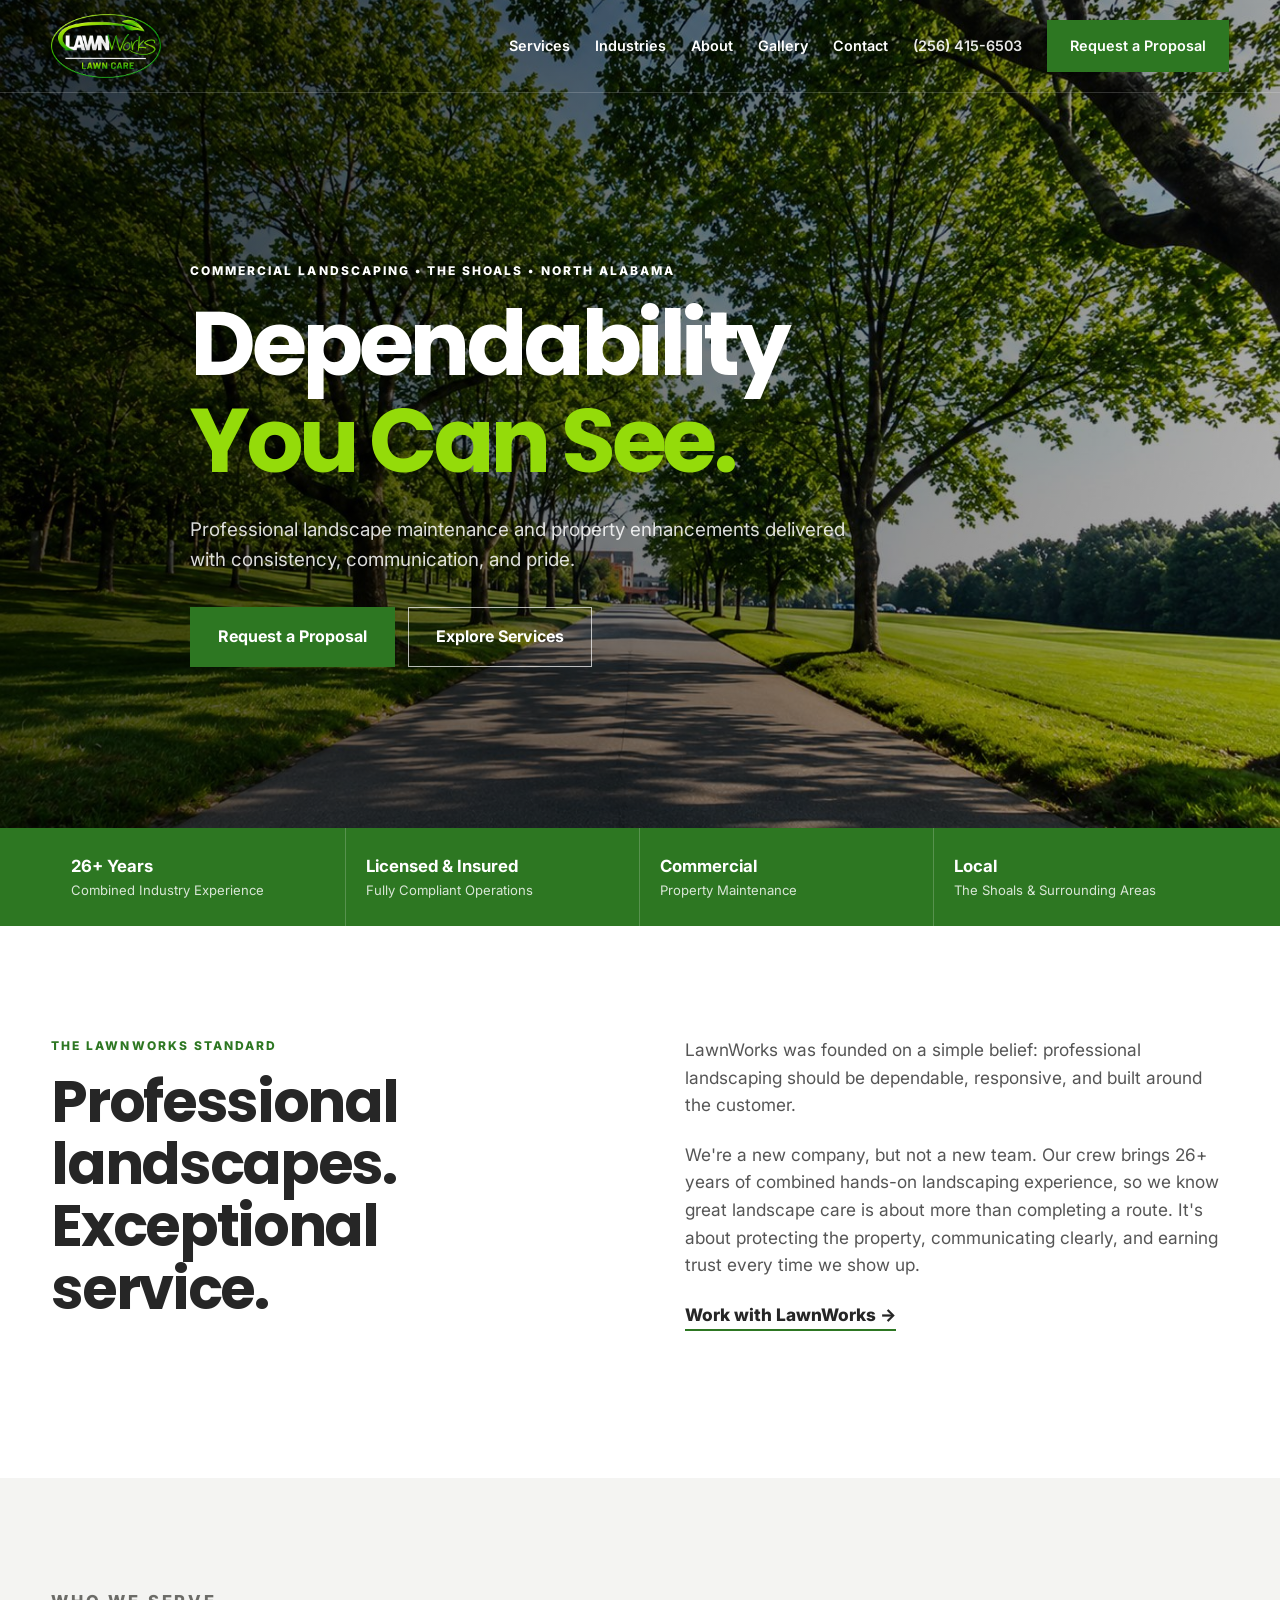
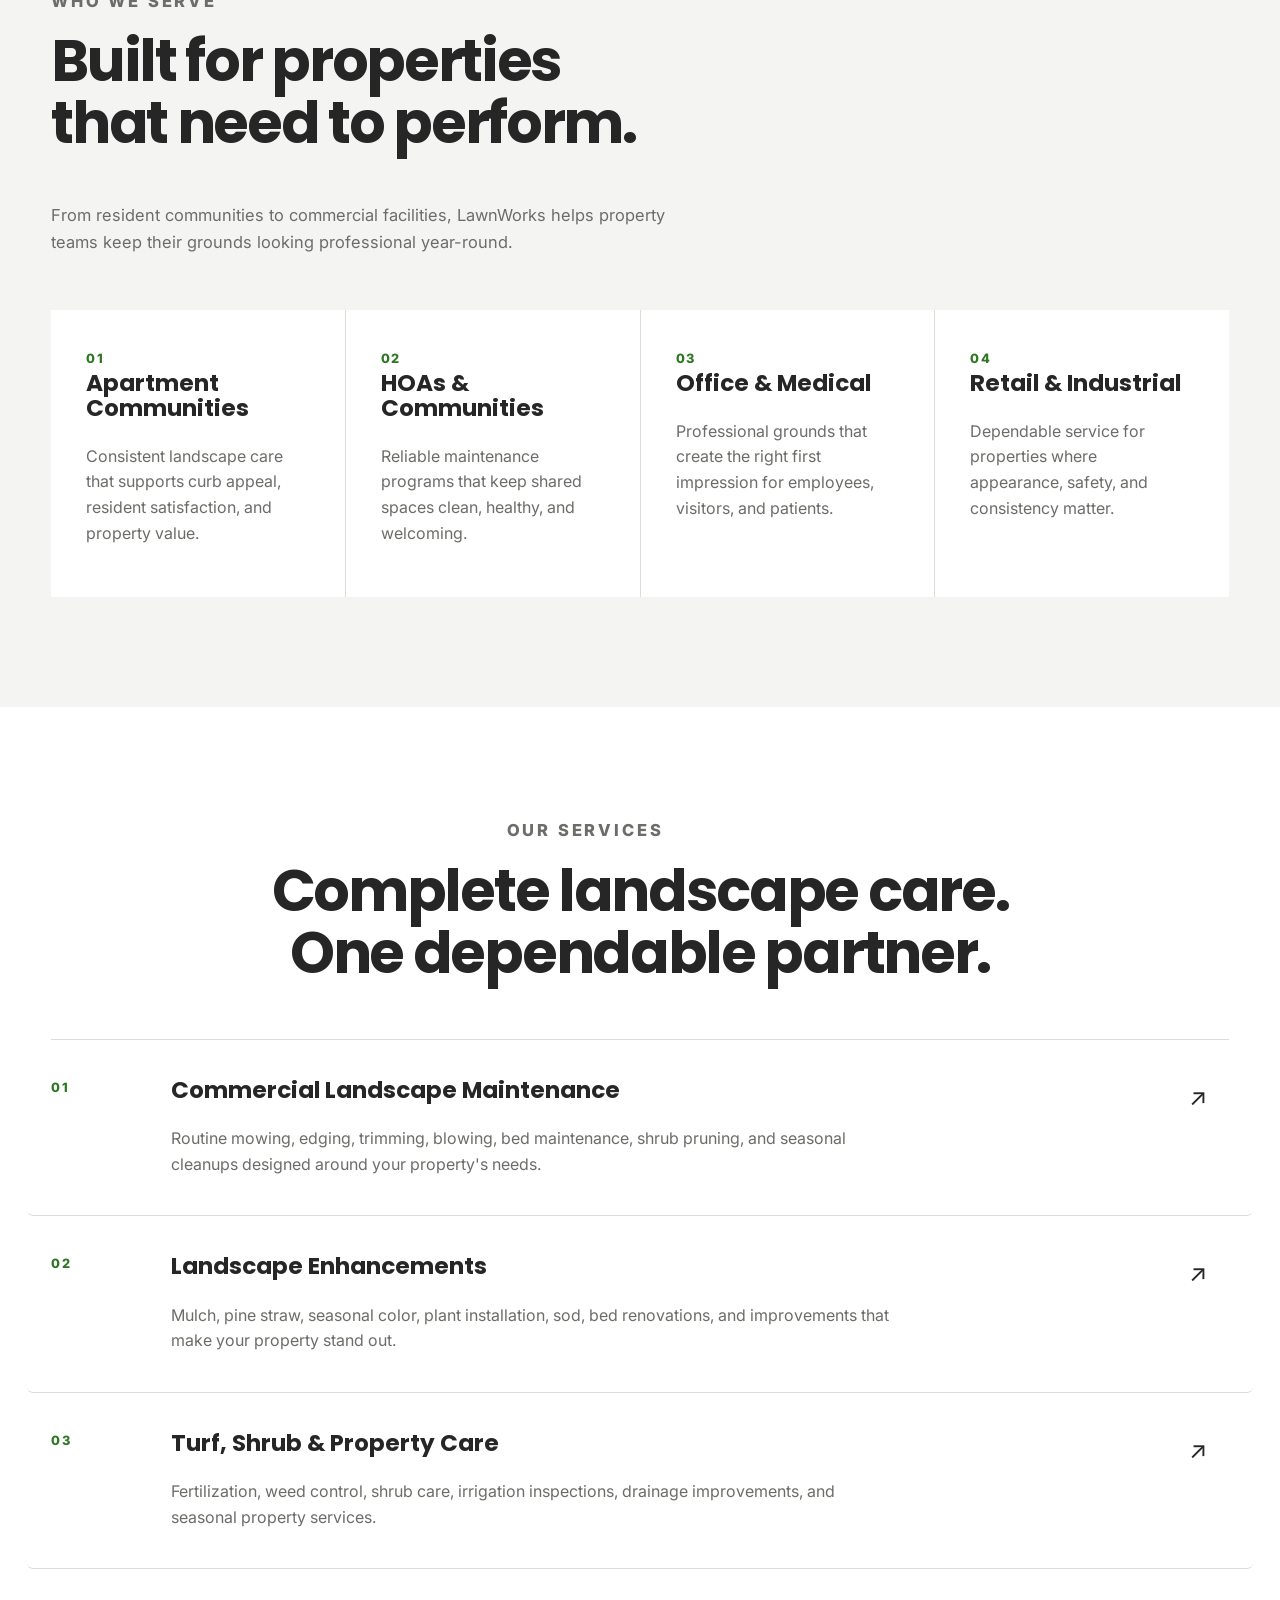
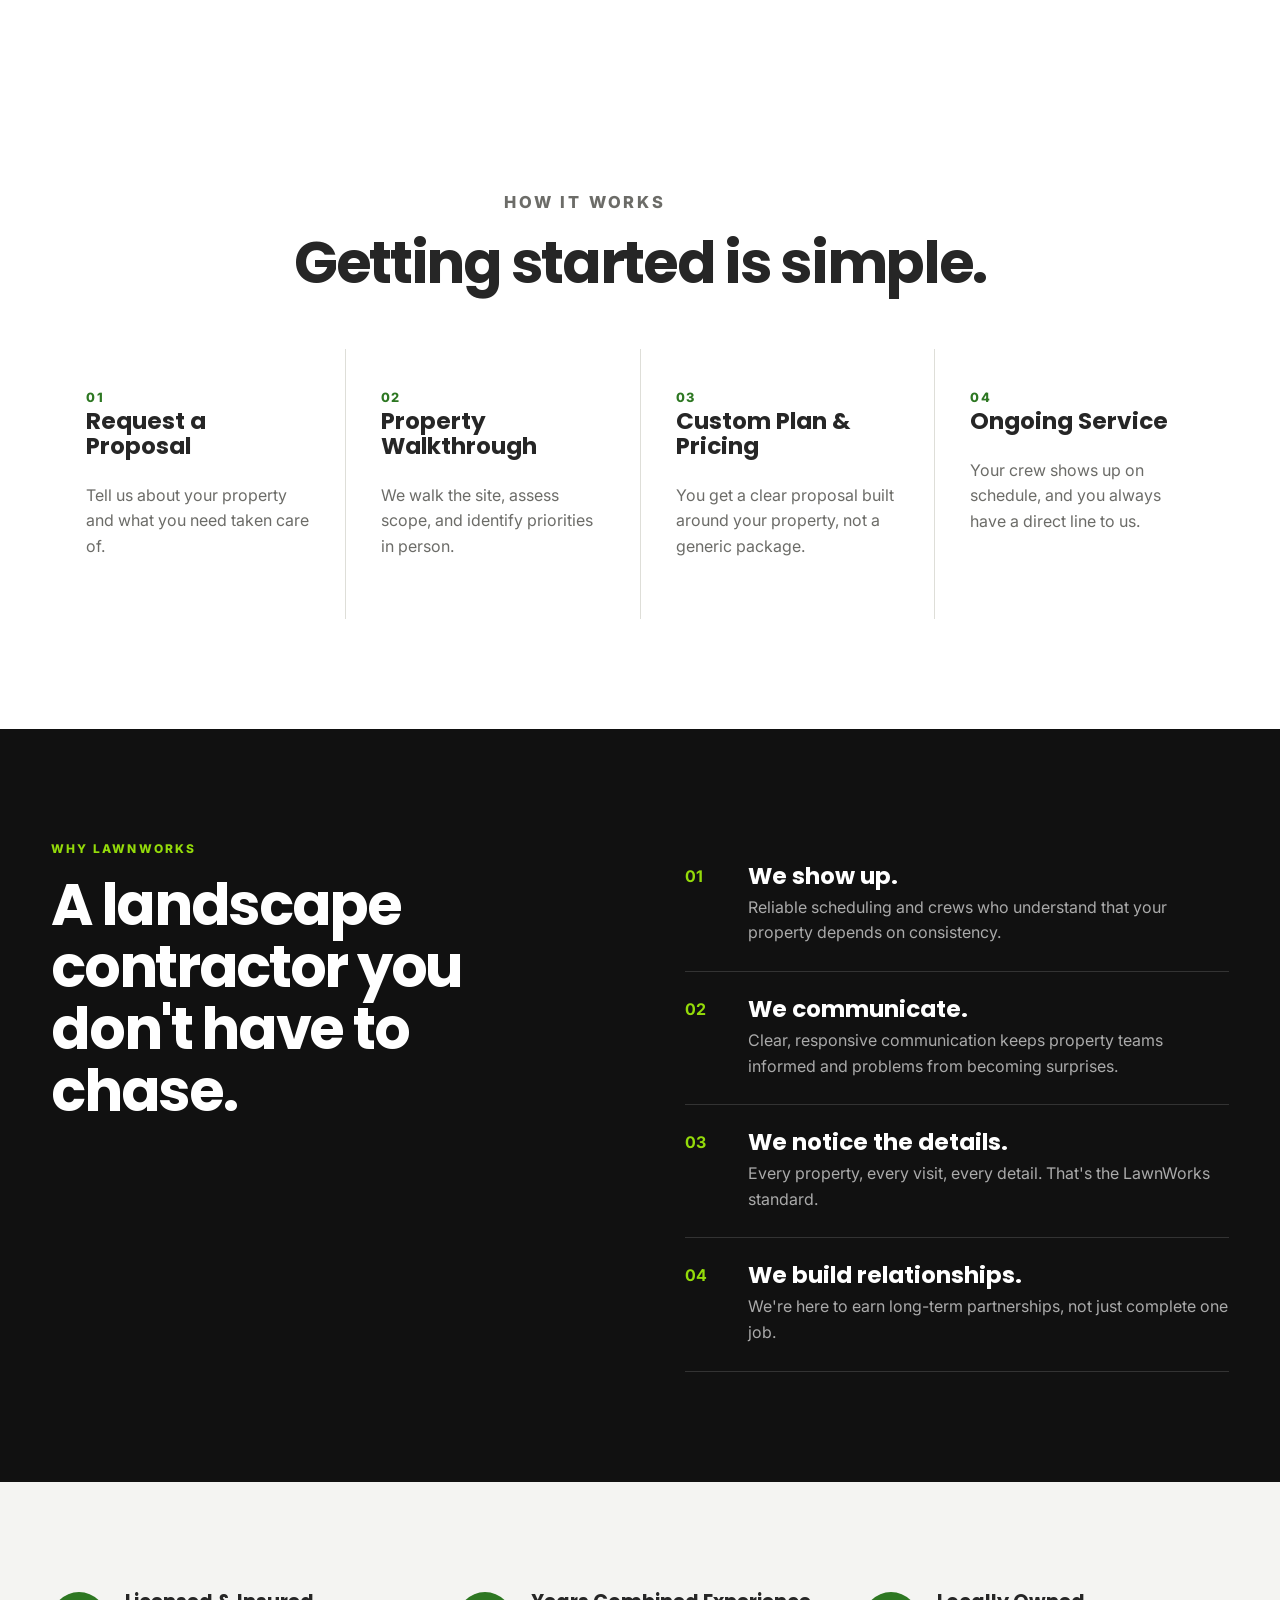
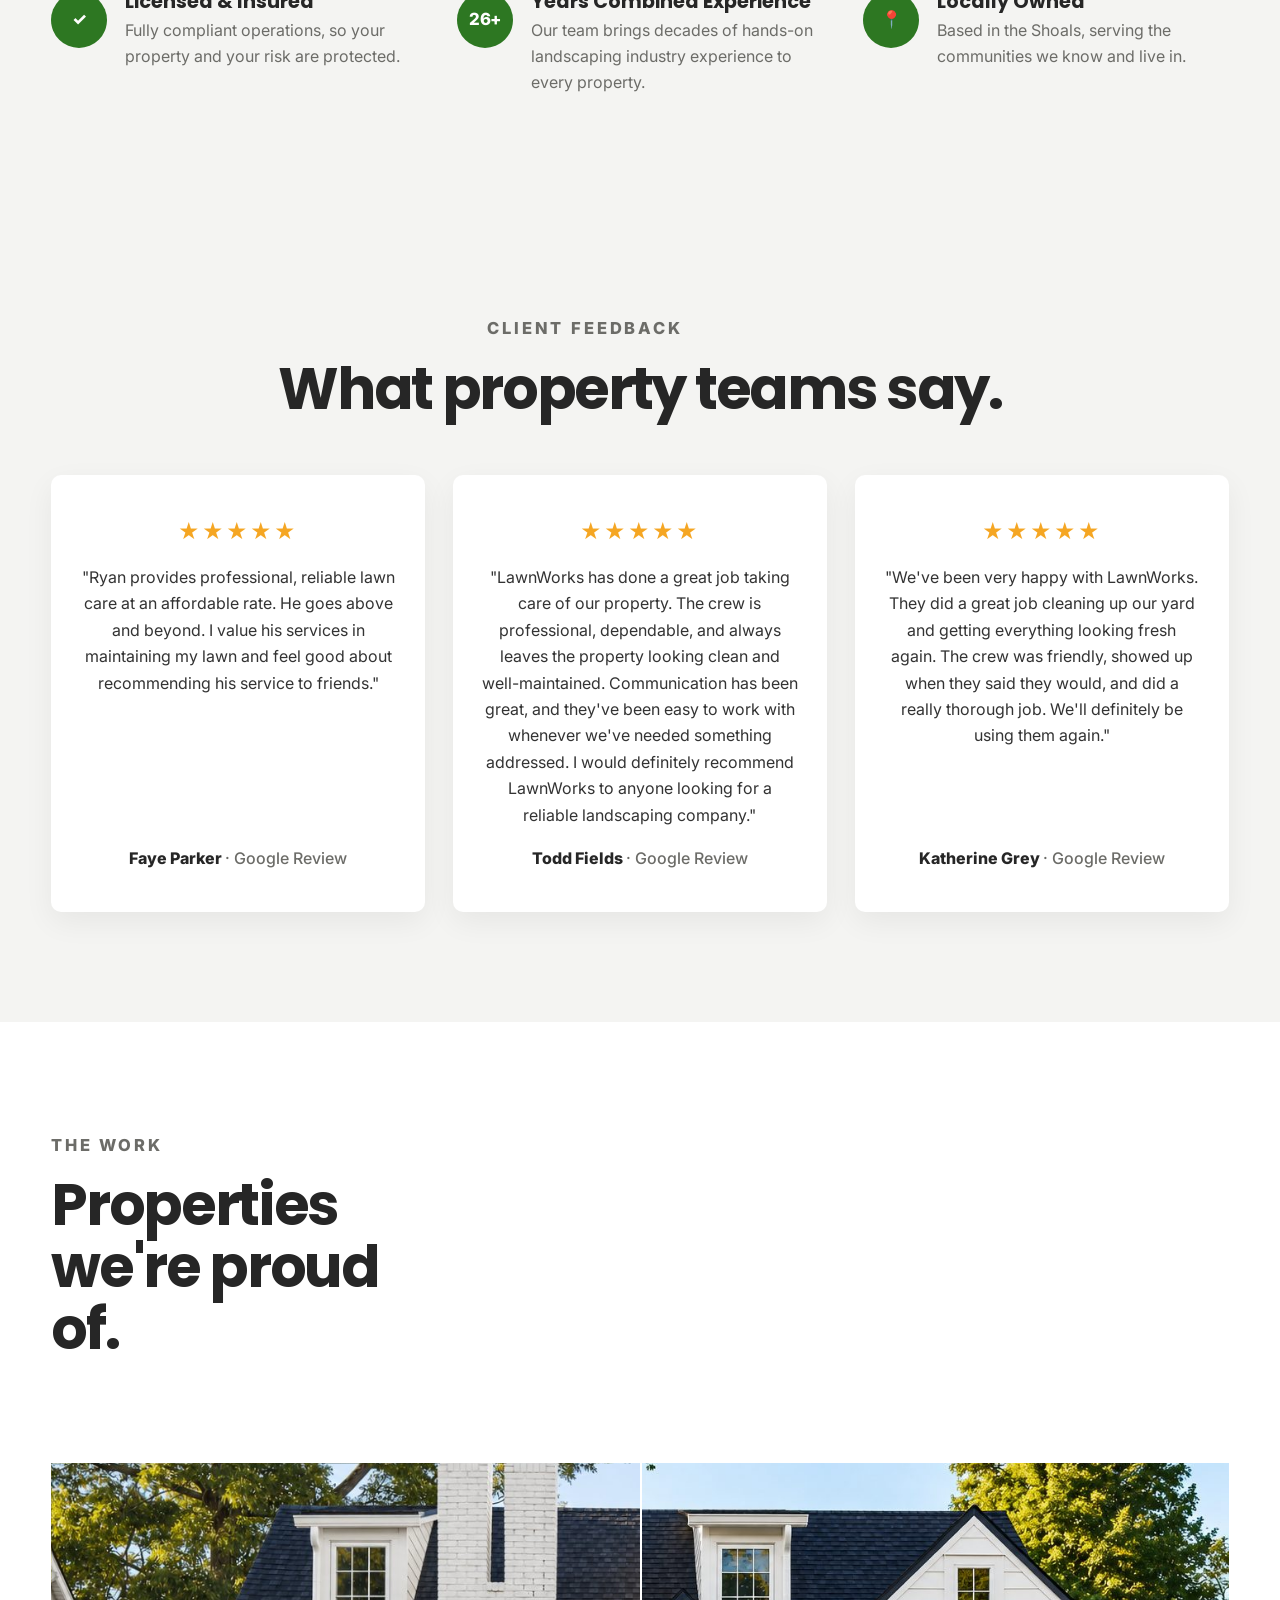
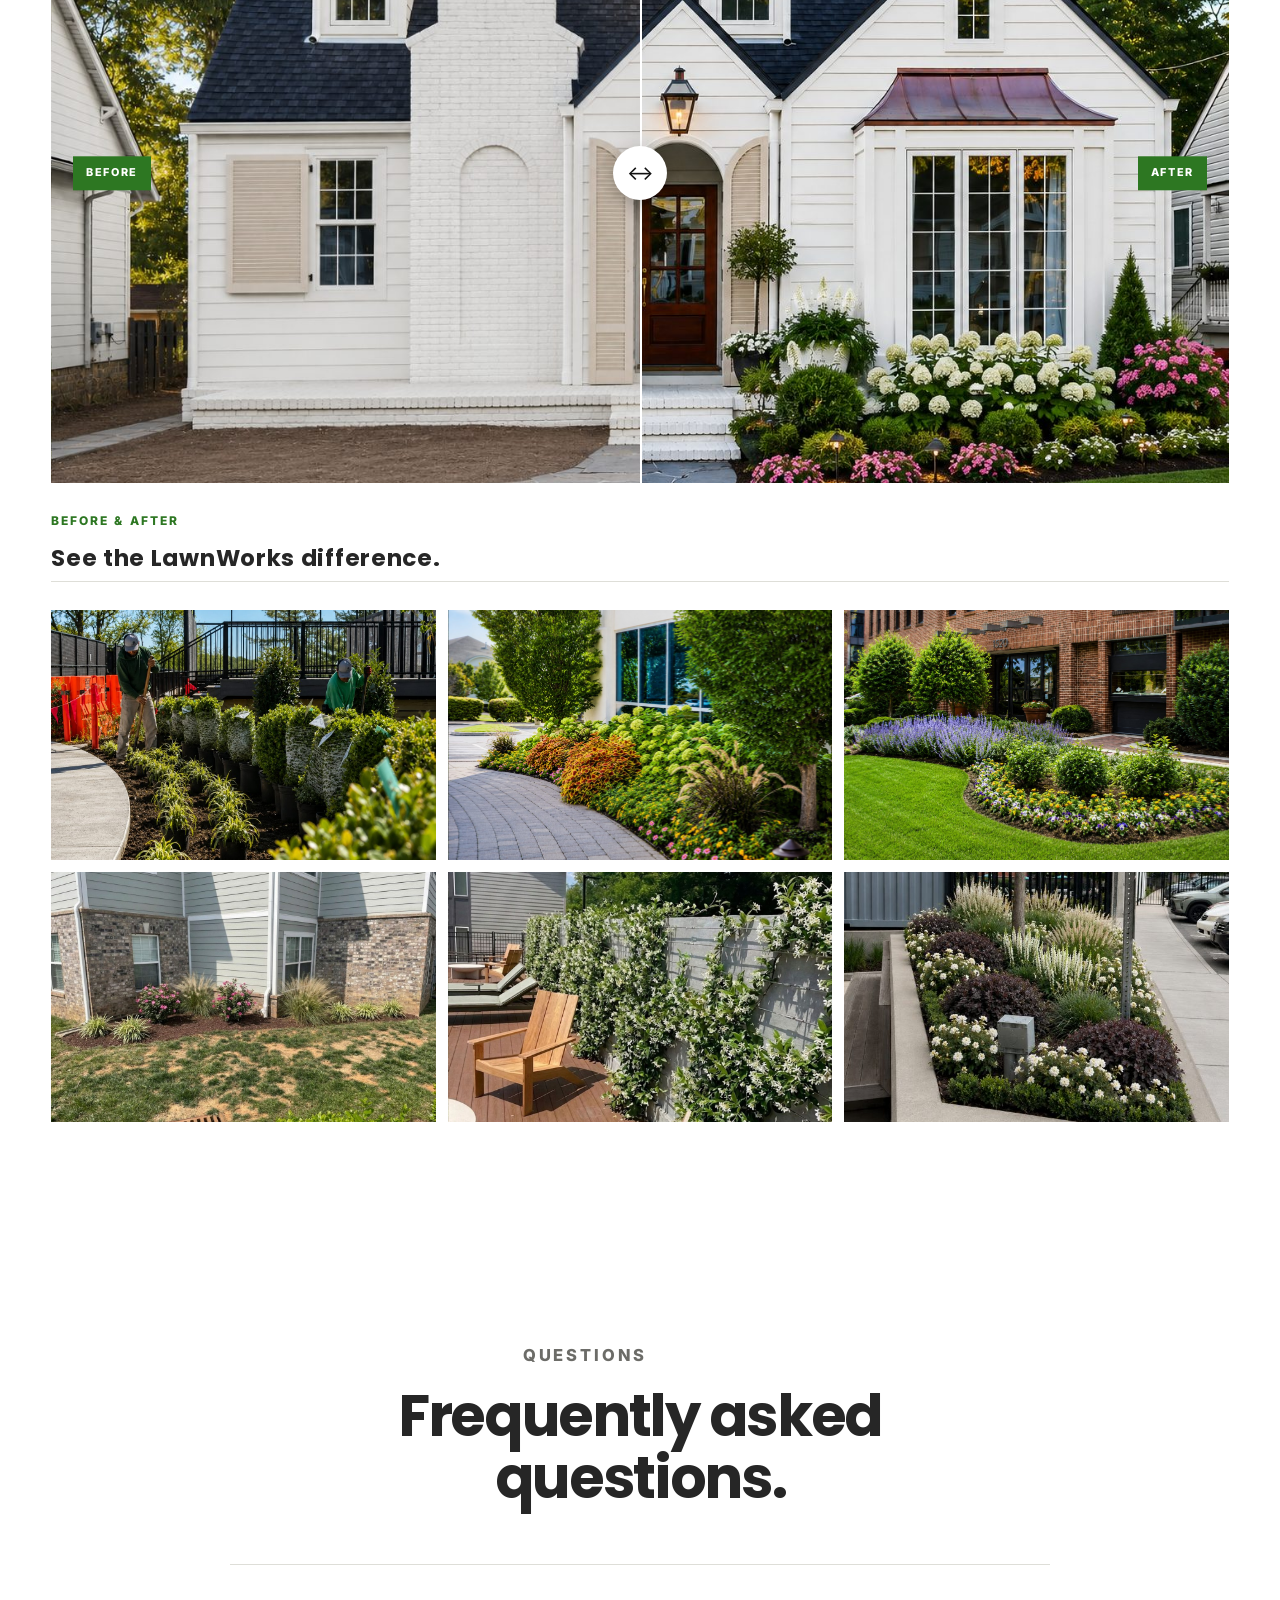
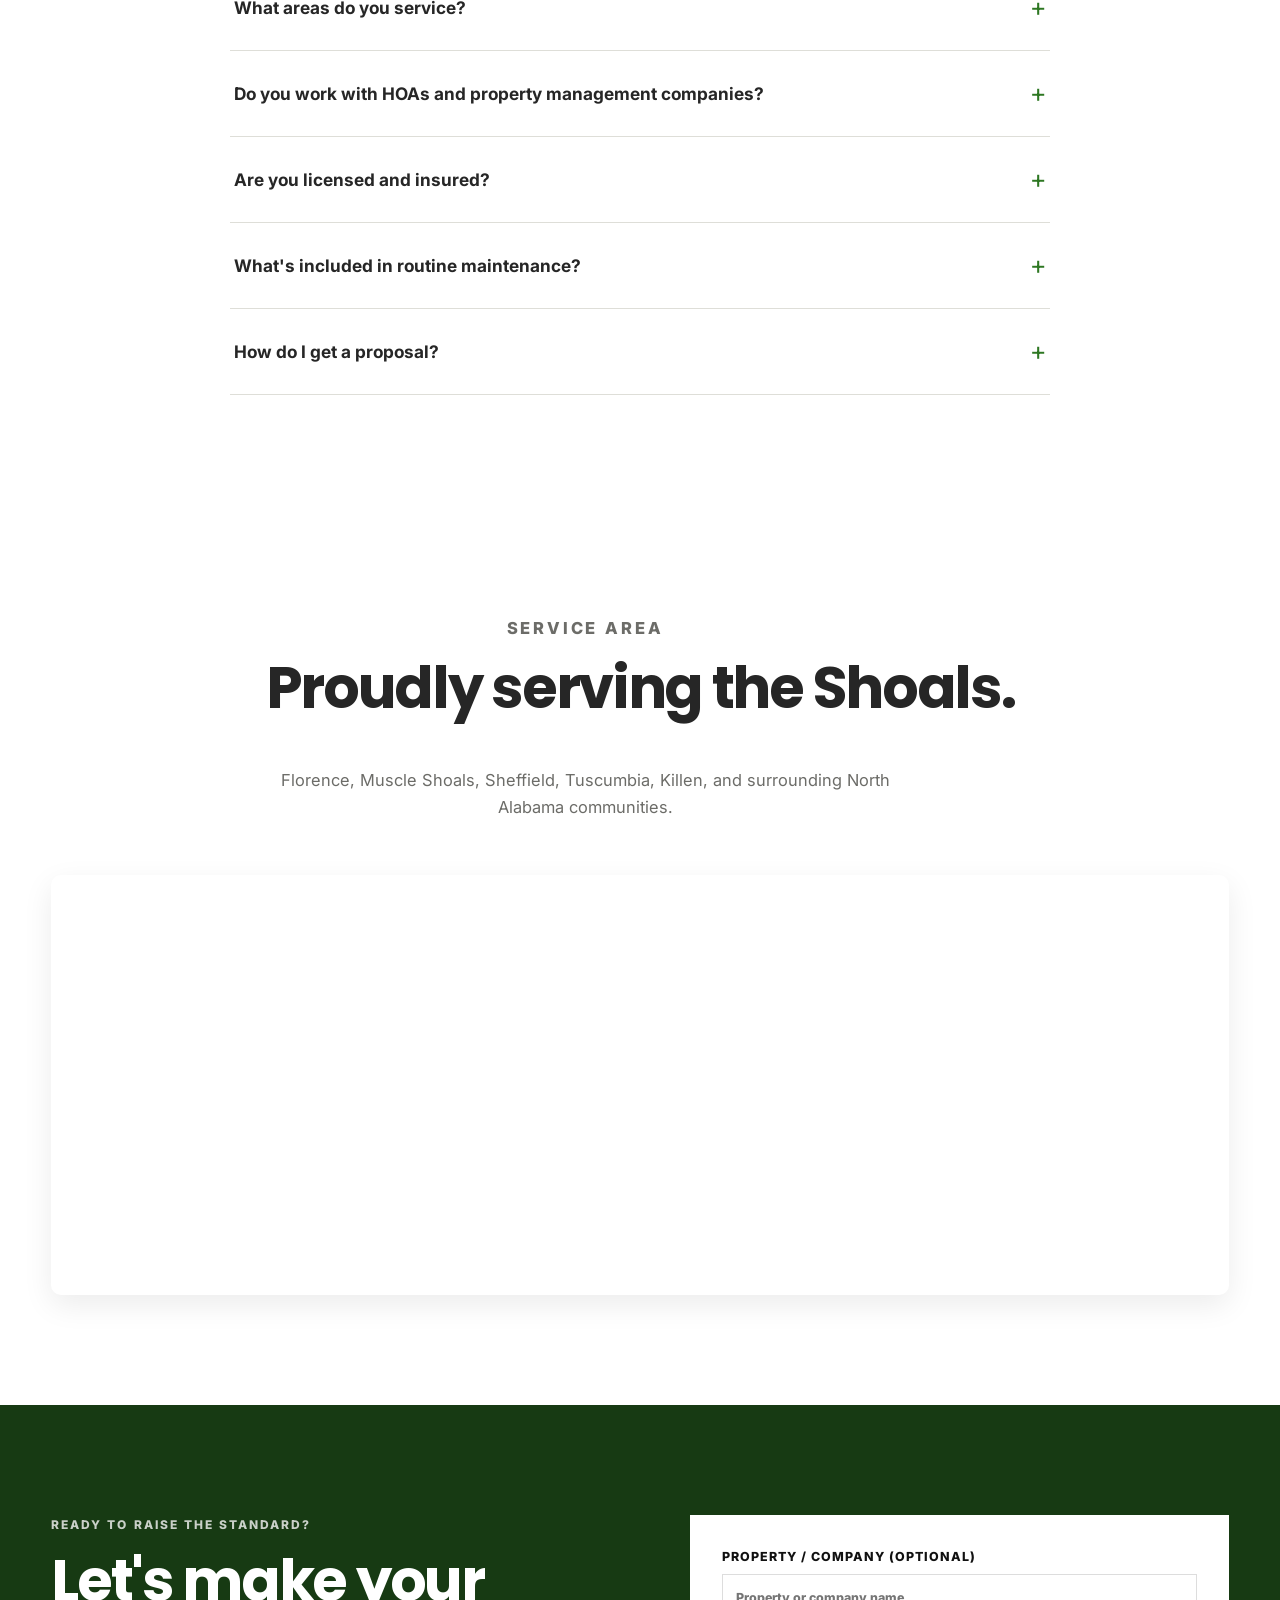
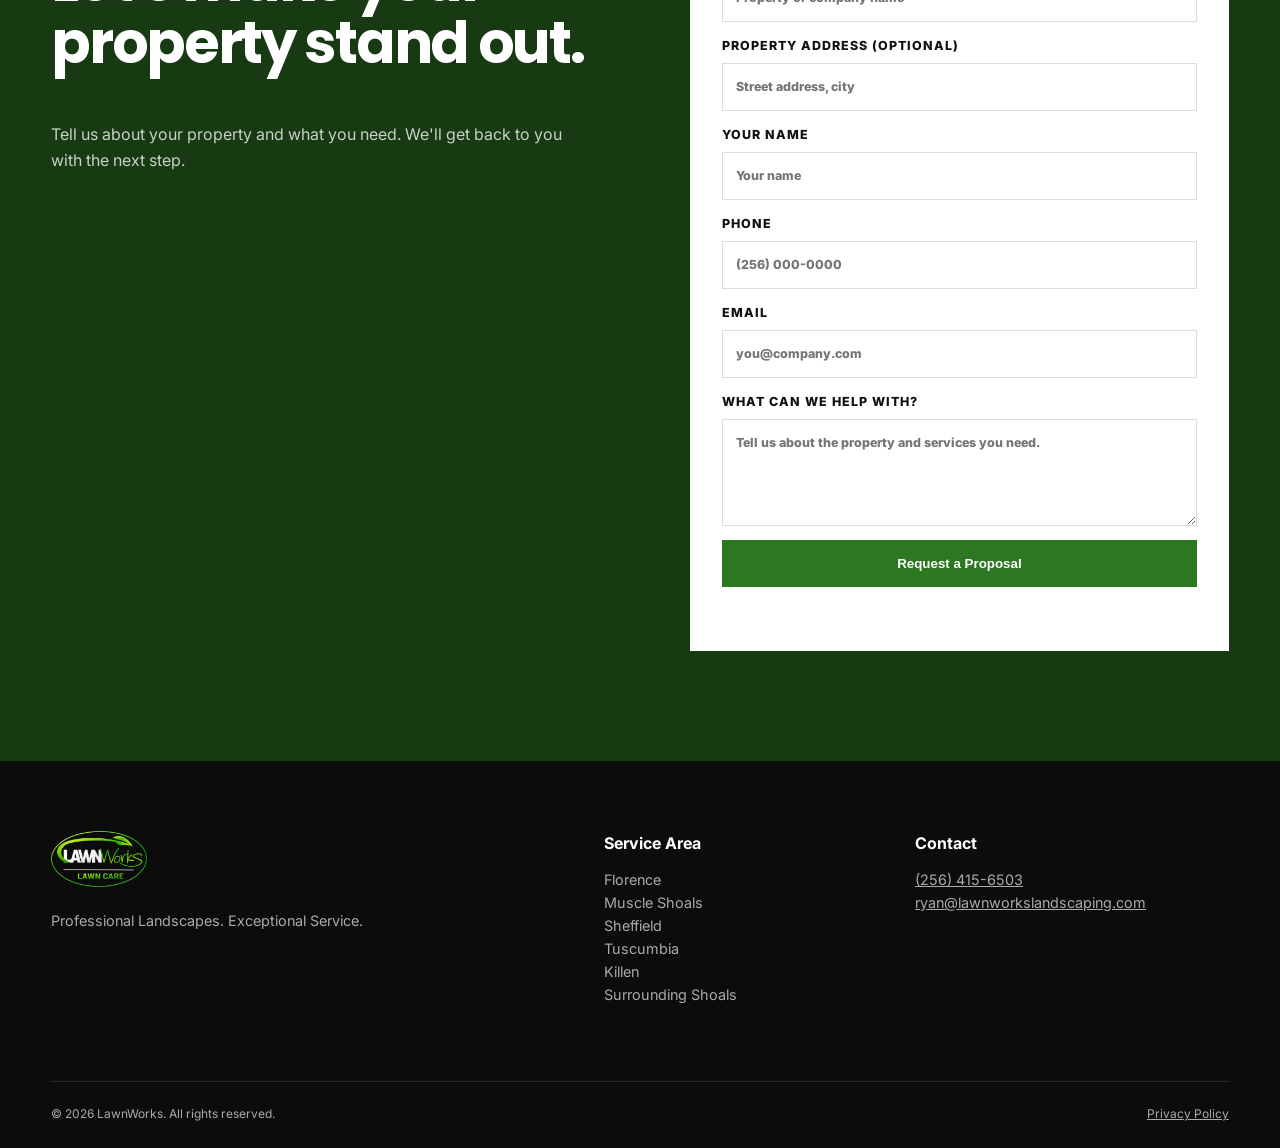
<file: index.html>
<!DOCTYPE html>
<html lang="en">
<head>
  <meta charset="UTF-8">
  <meta name="viewport" content="width=device-width, initial-scale=1.0">
  <meta name="description" content="LawnWorks provides dependable commercial landscape maintenance and property enhancements throughout the Shoals and surrounding North Alabama communities.">
  <title>LawnWorks | Professional Landscapes. Exceptional Service.</title>
  <meta property="og:type" content="website">
  <meta property="og:site_name" content="LawnWorks">
  <meta property="og:title" content="LawnWorks | Professional Landscapes. Exceptional Service.">
  <meta property="og:description" content="Dependable commercial landscape maintenance and property enhancements throughout the Shoals and surrounding North Alabama communities.">
  <meta property="og:image" content="https://lawnworkslandscaping.com/images/after.jpg">
  <meta property="og:url" content="https://lawnworkslandscaping.com">
  <meta name="twitter:card" content="summary_large_image">
  <meta name="twitter:title" content="LawnWorks | Professional Landscapes. Exceptional Service.">
  <meta name="twitter:description" content="Dependable commercial landscape maintenance and property enhancements throughout the Shoals and surrounding North Alabama communities.">
  <meta name="twitter:image" content="https://lawnworkslandscaping.com/images/after.jpg">
  <!-- Google tag (gtag.js) -->
  <script async src="https://www.googletagmanager.com/gtag/js?id=G-GM1PW5NCF5"></script>
  <script>
    window.dataLayer = window.dataLayer || [];
    function gtag(){dataLayer.push(arguments);}
    gtag('js', new Date());
    gtag('config', 'G-GM1PW5NCF5');
  </script>
  <link rel="preconnect" href="https://fonts.googleapis.com">
  <link rel="preconnect" href="https://fonts.gstatic.com" crossorigin>
  <link href="https://fonts.googleapis.com/css2?family=Inter:wght@400;500;600;700&family=Poppins:wght@600;700;800&display=swap" rel="stylesheet">
  <link rel="icon" type="image/png" sizes="16x16" href="images/favicon/favicon-16.png">
  <link rel="icon" type="image/png" sizes="32x32" href="images/favicon/favicon-32.png">
  <link rel="icon" type="image/png" sizes="48x48" href="images/favicon/favicon-48.png">
  <link rel="icon" type="image/png" sizes="192x192" href="images/favicon/favicon-192.png">
  <link rel="apple-touch-icon" sizes="180x180" href="images/favicon/favicon-180.png">
  <link rel="shortcut icon" href="images/favicon/favicon.ico">
  <link rel="stylesheet" href="style.css">
  <link rel="preload" as="image" href="images/hero.jpg" fetchpriority="high">
</head>
<body>
<header class="site-header" id="top">
  <div class="container nav">
    <a class="brand" href="#top" aria-label="LawnWorks home">
      <img class="brand-logo" src="images/logo.png" alt="LawnWorks Lawn Care">
    </a>
    <button class="menu-toggle" aria-label="Open navigation">☰</button>
    <nav class="nav-links">
      <a href="#services">Services</a>
      <a href="#industries">Industries</a>
      <a href="#about">About</a>
      <a href="#gallery">Gallery</a>
      <a href="#contact">Contact</a>
      <a class="nav-phone" href="tel:+12564156503">(256) 415-6503</a>
      <a class="btn btn-green" href="#contact">Request a Proposal</a>
    </nav>
  </div>
</header>

<main>
<section class="hero">
  <div class="hero-overlay"></div>
  <div class="container hero-content">
    <p class="eyebrow">Commercial Landscaping • The Shoals • North Alabama</p>
    <h1>Dependability<br><span>You Can See.</span></h1>
    <p class="hero-copy">Professional landscape maintenance and property enhancements delivered with consistency, communication, and pride.</p>
    <div class="hero-actions">
      <a class="btn btn-green btn-large" href="#contact">Request a Proposal</a>
      <a class="btn btn-outline btn-large" href="#services">Explore Services</a>
    </div>
  </div>
</section>

<section class="trust-strip">
  <div class="container trust-grid">
    <div><strong>26+ Years</strong><span>Combined Industry Experience</span></div>
    <div><strong>Licensed &amp; Insured</strong><span>Fully Compliant Operations</span></div>
    <div><strong>Commercial</strong><span>Property Maintenance</span></div>
    <div><strong>Local</strong><span>The Shoals &amp; Surrounding Areas</span></div>
  </div>
</section>

<section class="section intro reveal" id="about">
  <div class="container split">
    <div>
      <p class="eyebrow green-text">THE LAWNWORKS STANDARD</p>
      <h2>Professional landscapes.<br>Exceptional service.</h2>
    </div>
    <div class="intro-copy">
      <p>LawnWorks was founded on a simple belief: professional landscaping should be dependable, responsive, and built around the customer.</p>
      <p>We're a new company, but not a new team. Our crew brings 26+ years of combined hands-on landscaping experience, so we know great landscape care is about more than completing a route. It's about protecting the property, communicating clearly, and earning trust every time we show up.</p>
      <a class="text-link" href="#contact">Work with LawnWorks <span>→</span></a>
    </div>
  </div>
</section>

<section class="section light reveal" id="industries">
  <div class="container">
    <div class="section-heading">
      <p class="eyebrow green-text">WHO WE SERVE</p>
      <h2>Built for properties<br>that need to perform.</h2>
      <p>From resident communities to commercial facilities, LawnWorks helps property teams keep their grounds looking professional year-round.</p>
    </div>
    <div class="card-grid industries reveal-stagger">
      <article class="reveal-item"><span class="card-number">01</span><h3>Apartment Communities</h3><p>Consistent landscape care that supports curb appeal, resident satisfaction, and property value.</p></article>
      <article class="reveal-item"><span class="card-number">02</span><h3>HOAs & Communities</h3><p>Reliable maintenance programs that keep shared spaces clean, healthy, and welcoming.</p></article>
      <article class="reveal-item"><span class="card-number">03</span><h3>Office & Medical</h3><p>Professional grounds that create the right first impression for employees, visitors, and patients.</p></article>
      <article class="reveal-item"><span class="card-number">04</span><h3>Retail & Industrial</h3><p>Dependable service for properties where appearance, safety, and consistency matter.</p></article>
    </div>
  </div>
</section>

<section class="section reveal" id="services">
  <div class="container">
    <div class="section-heading centered">
      <p class="eyebrow green-text">OUR SERVICES</p>
      <h2>Complete landscape care.<br>One dependable partner.</h2>
    </div>
    <div class="service-list reveal-stagger">
      <article class="service-row reveal-item">
        <div class="service-index">01</div>
        <div><h3>Commercial Landscape Maintenance</h3><p>Routine mowing, edging, trimming, blowing, bed maintenance, shrub pruning, and seasonal cleanups designed around your property's needs.</p></div>
        <span class="service-arrow">↗</span>
      </article>
      <article class="service-row reveal-item">
        <div class="service-index">02</div>
        <div><h3>Landscape Enhancements</h3><p>Mulch, pine straw, seasonal color, plant installation, sod, bed renovations, and improvements that make your property stand out.</p></div>
        <span class="service-arrow">↗</span>
      </article>
      <article class="service-row reveal-item">
        <div class="service-index">03</div>
        <div><h3>Turf, Shrub & Property Care</h3><p>Fertilization, weed control, shrub care, irrigation inspections, drainage improvements, and seasonal property services.</p></div>
        <span class="service-arrow">↗</span>
      </article>
    </div>
  </div>
</section>

<section class="section reveal" id="process">
  <div class="container">
    <div class="section-heading centered">
      <p class="eyebrow green-text">HOW IT WORKS</p>
      <h2>Getting started is simple.</h2>
    </div>
    <div class="card-grid process reveal-stagger">
      <article class="reveal-item"><span class="card-number">01</span><h3>Request a Proposal</h3><p>Tell us about your property and what you need taken care of.</p></article>
      <article class="reveal-item"><span class="card-number">02</span><h3>Property Walkthrough</h3><p>We walk the site, assess scope, and identify priorities in person.</p></article>
      <article class="reveal-item"><span class="card-number">03</span><h3>Custom Plan &amp; Pricing</h3><p>You get a clear proposal built around your property, not a generic package.</p></article>
      <article class="reveal-item"><span class="card-number">04</span><h3>Ongoing Service</h3><p>Your crew shows up on schedule, and you always have a direct line to us.</p></article>
    </div>
  </div>
</section>

<section class="section dark values reveal">
  <div class="container">
    <div class="split">
      <div>
        <p class="eyebrow">WHY LAWNWORKS</p>
        <h2>A landscape contractor you don't have to chase.</h2>
      </div>
      <div class="value-list reveal-stagger">
        <div class="reveal-item"><strong>01</strong><div><h3>We show up.</h3><p>Reliable scheduling and crews who understand that your property depends on consistency.</p></div></div>
        <div class="reveal-item"><strong>02</strong><div><h3>We communicate.</h3><p>Clear, responsive communication keeps property teams informed and problems from becoming surprises.</p></div></div>
        <div class="reveal-item"><strong>03</strong><div><h3>We notice the details.</h3><p>Every property, every visit, every detail. That's the LawnWorks standard.</p></div></div>
        <div class="reveal-item"><strong>04</strong><div><h3>We build relationships.</h3><p>We're here to earn long-term partnerships, not just complete one job.</p></div></div>
      </div>
    </div>
  </div>
</section>

<section class="section light reveal" id="credentials">
  <div class="container">
    <div class="credentials-grid">
      <div class="credential"><span class="credential-icon">✓</span><div><h3>Licensed &amp; Insured</h3><p>Fully compliant operations, so your property and your risk are protected.</p></div></div>
      <div class="credential"><span class="credential-icon">26+</span><div><h3>Years Combined Experience</h3><p>Our team brings decades of hands-on landscaping industry experience to every property.</p></div></div>
      <div class="credential"><span class="credential-icon">📍</span><div><h3>Locally Owned</h3><p>Based in the Shoals, serving the communities we know and live in.</p></div></div>
    </div>
  </div>
</section>

<section class="section testimonials reveal" id="testimonials">
  <div class="container">
    <div class="section-heading centered">
      <p class="eyebrow green-text">CLIENT FEEDBACK</p>
      <h2>What property teams say.</h2>
    </div>
    <div class="testimonials-grid">
      <div class="testimonial-card">
        <div class="testimonial-stars">★★★★★</div>
        <p class="testimonial-quote">"Ryan provides professional, reliable lawn care at an affordable rate. He goes above and beyond. I value his services in maintaining my lawn and feel good about recommending his service to friends."</p>
        <p class="testimonial-author">Faye Parker <span>· Google Review</span></p>
      </div>
      <div class="testimonial-card">
        <div class="testimonial-stars">★★★★★</div>
        <p class="testimonial-quote">"LawnWorks has done a great job taking care of our property. The crew is professional, dependable, and always leaves the property looking clean and well-maintained. Communication has been great, and they've been easy to work with whenever we've needed something addressed. I would definitely recommend LawnWorks to anyone looking for a reliable landscaping company."</p>
        <p class="testimonial-author">Todd Fields <span>· Google Review</span></p>
      </div>
      <div class="testimonial-card">
        <div class="testimonial-stars">★★★★★</div>
        <p class="testimonial-quote">"We've been very happy with LawnWorks. They did a great job cleaning up our yard and getting everything looking fresh again. The crew was friendly, showed up when they said they would, and did a really thorough job. We'll definitely be using them again."</p>
        <p class="testimonial-author">Katherine Grey <span>· Google Review</span></p>
      </div>
    </div>
  </div>
</section>

<section class="section gallery reveal" id="gallery">
  <div class="container">
    <div class="section-heading split-heading">
      <div><p class="eyebrow green-text">THE WORK</p><h2>Properties we're proud of.</h2></div>
    </div>
    <div class="before-after-wrap">
      <div class="before-after" id="beforeAfter">
        <div class="ba-image ba-after" role="img" aria-label="After landscaping project"></div>
        <div class="ba-image ba-before" role="img" aria-label="Before landscaping project"></div>
        <div class="ba-label ba-label-before">BEFORE</div>
        <div class="ba-label ba-label-after">AFTER</div>
        <div class="ba-divider" aria-hidden="true"></div>
        <label class="ba-slider-label" for="baSlider">Compare before and after</label>
        <input id="baSlider" class="ba-slider" type="range" min="0" max="100" value="50" aria-label="Drag to compare before and after">
        <div class="ba-handle" aria-hidden="true"><span>↔</span></div>
      </div>
      <div class="ba-caption">
        <div><p class="eyebrow green-text">BEFORE & AFTER</p><h3>See the LawnWorks difference.</h3></div>
      </div>
    </div>
    <div class="photo-grid">
      <div class="photo" role="img" aria-label="LawnWorks crew installing new plantings and shrubs"></div>
      <div class="photo" role="img" aria-label="Colorful flower and shrub bed at a commercial building entrance"></div>
      <div class="photo" role="img" aria-label="Landscaped entrance bed at a brick commercial building"></div>
      <div class="photo" role="img" aria-label="Freshly mulched flower bed with roses at an apartment community"></div>
      <div class="photo" role="img" aria-label="Flowering vine trellis on a rooftop patio"></div>
      <div class="photo" role="img" aria-label="Planted median with ornamental grasses near an apartment community"></div>
    </div>
  </div>
</section>

<section class="section faq reveal" id="faq">
  <div class="container">
    <div class="section-heading centered">
      <p class="eyebrow green-text">QUESTIONS</p>
      <h2>Frequently asked questions.</h2>
    </div>
    <div class="faq-list">
      <details class="faq-item">
        <summary>What areas do you service?</summary>
        <p>We serve Florence, Muscle Shoals, Sheffield, Tuscumbia, Killen, and the surrounding Shoals communities.</p>
      </details>
      <details class="faq-item">
        <summary>Do you work with HOAs and property management companies?</summary>
        <p>Yes. Commercial properties, HOAs, and apartment communities are our primary focus.</p>
      </details>
      <details class="faq-item">
        <summary>Are you licensed and insured?</summary>
        <p>Yes, LawnWorks is fully licensed and insured for commercial landscape work.</p>
      </details>
      <details class="faq-item">
        <summary>What's included in routine maintenance?</summary>
        <p>Mowing, edging, trimming, blowing, bed maintenance, shrub pruning, and seasonal cleanups, tailored to your property's schedule.</p>
      </details>
      <details class="faq-item">
        <summary>How do I get a proposal?</summary>
        <p>Fill out the form below or call us directly. We'll schedule a walkthrough and send a custom proposal.</p>
      </details>
    </div>
  </div>
</section>

<section class="section service-area reveal">
  <div class="container">
    <div class="section-heading centered">
      <p class="eyebrow green-text">SERVICE AREA</p>
      <h2>Proudly serving the Shoals.</h2>
      <p>Florence, Muscle Shoals, Sheffield, Tuscumbia, Killen, and surrounding North Alabama communities.</p>
    </div>
    <div class="map-embed">
      <iframe
        src="https://www.google.com/maps?q=Florence,Alabama&z=10&output=embed"
        width="100%" height="100%" style="border:0" loading="lazy"
        referrerpolicy="no-referrer-when-downgrade"
        title="LawnWorks service area map covering the Shoals, Alabama">
      </iframe>
    </div>
  </div>
</section>

<section class="cta reveal" id="contact">
  <div class="container cta-inner">
    <div>
      <p class="eyebrow">READY TO RAISE THE STANDARD?</p>
      <h2>Let's make your property stand out.</h2>
      <p>Tell us about your property and what you need. We'll get back to you with the next step.</p>
    </div>
    <form class="quote-form" id="quoteForm" name="proposal-request" method="POST" data-netlify="true" netlify-honeypot="bot-field">
      <input type="hidden" name="form-name" value="proposal-request">
      <p class="hp-field"><label>Leave this field blank<input name="bot-field"></label></p>
      <label>Property / Company (optional)<input name="property" placeholder="Property or company name"></label>
      <label>Property Address (optional)<input name="address" placeholder="Street address, city"></label>
      <label>Your Name<input name="name" required placeholder="Your name"></label>
      <label>Phone<input name="phone" type="tel" required placeholder="(256) 000-0000"></label>
      <label>Email<input name="email" type="email" required placeholder="you@company.com"></label>
      <label>What can we help with?<textarea name="message" rows="4" placeholder="Tell us about the property and services you need."></textarea></label>
      <button class="btn btn-green btn-large" type="submit">Request a Proposal</button>
      <p class="form-status" id="formStatus" role="status" aria-live="polite"></p>
    </form>
  </div>
</section>
</main>

<footer class="footer">
  <div class="container footer-grid">
    <div><a class="brand footer-brand" href="#top"><img class="brand-logo" src="images/logo.png" alt="LawnWorks Lawn Care"></a><p>Professional Landscapes. Exceptional Service.</p></div>
    <div><h4>Service Area</h4><p>Florence<br>Muscle Shoals<br>Sheffield<br>Tuscumbia<br>Killen<br>Surrounding Shoals</p></div>
    <div><h4>Contact</h4><p><a href="tel:+12564156503">(256) 415-6503</a><br><a href="mailto:ryan@lawnworkslandscaping.com">ryan@lawnworkslandscaping.com</a></p></div>
  </div>
  <div class="container copyright"><span>© 2026 LawnWorks. All rights reserved.</span><a href="/privacy.html" style="color:inherit">Privacy Policy</a></div>
</footer>
<div class="mobile-cta-bar" aria-hidden="false">
  <a class="btn btn-outline-dark" href="tel:+12564156503">Call Now</a>
  <a class="btn btn-green" href="#contact">Request a Proposal</a>
</div>

<script src="script.js"></script>
</body>
</html>
</file>
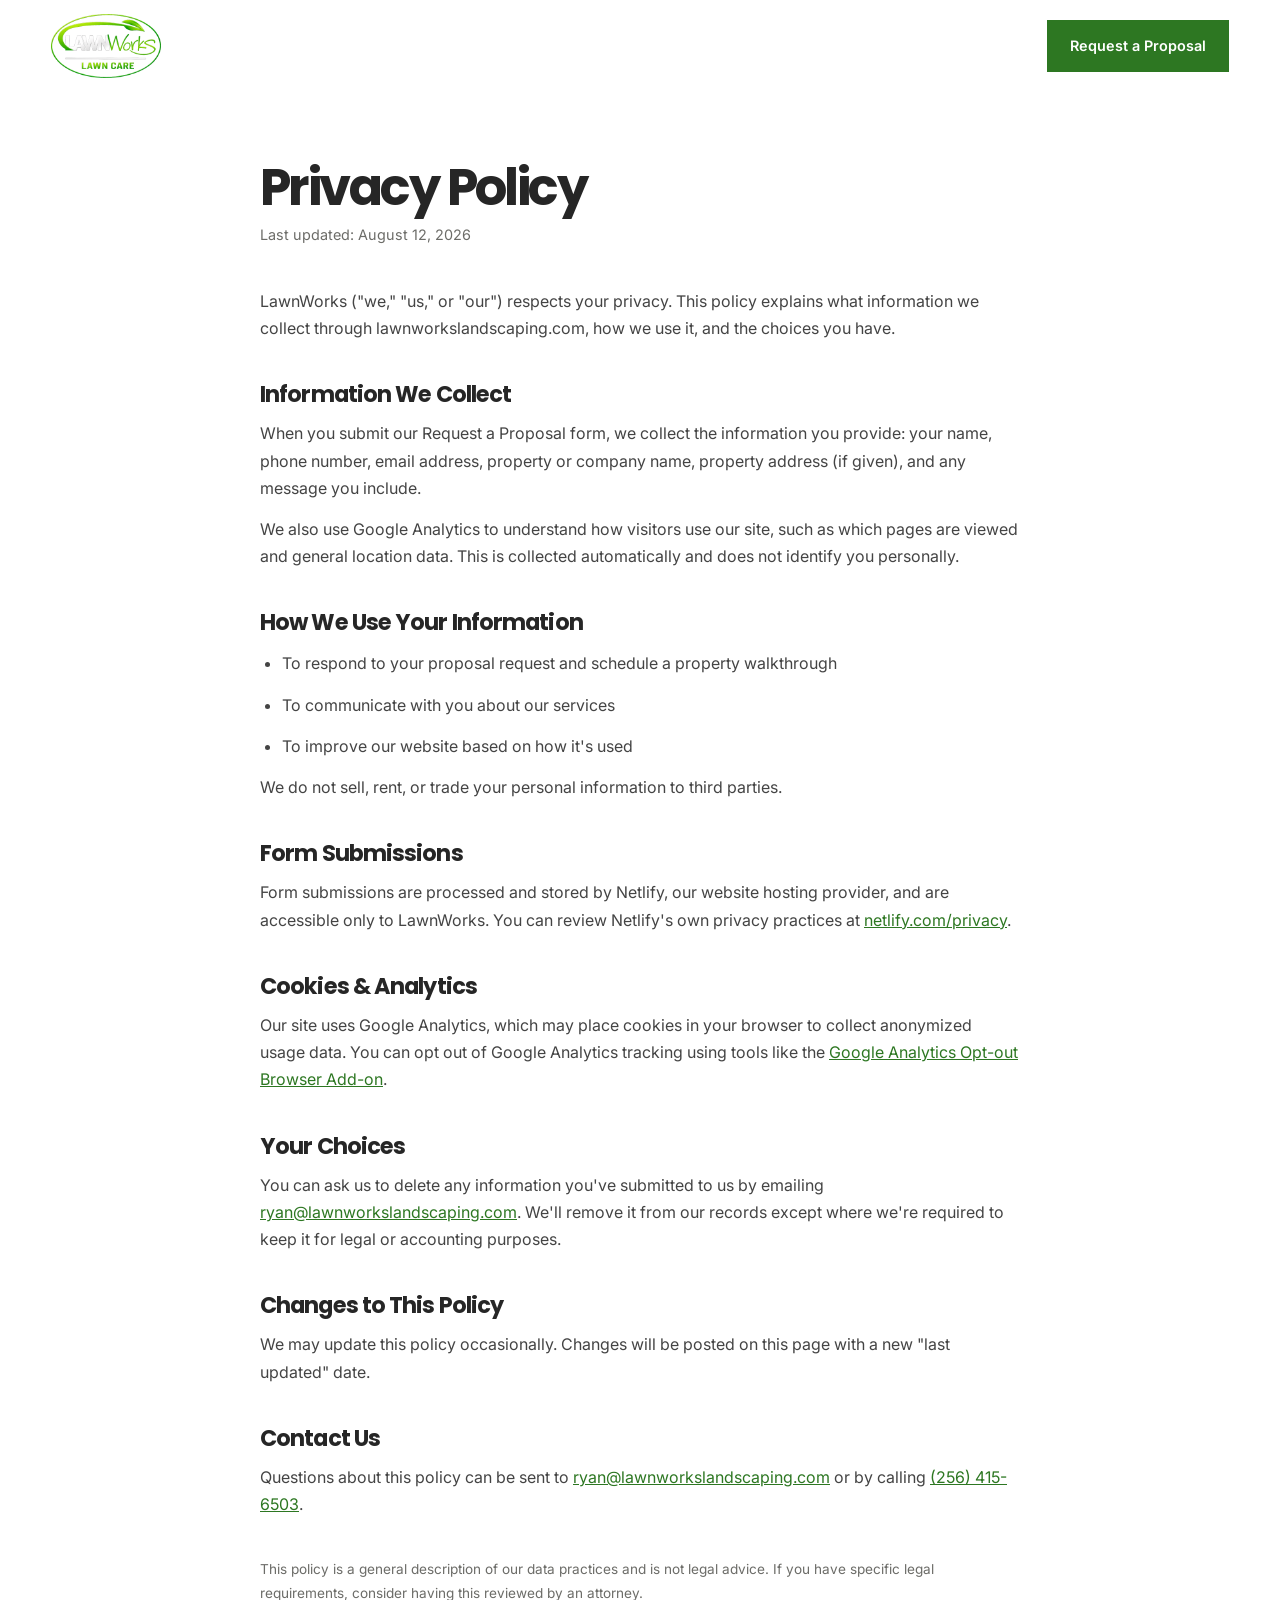
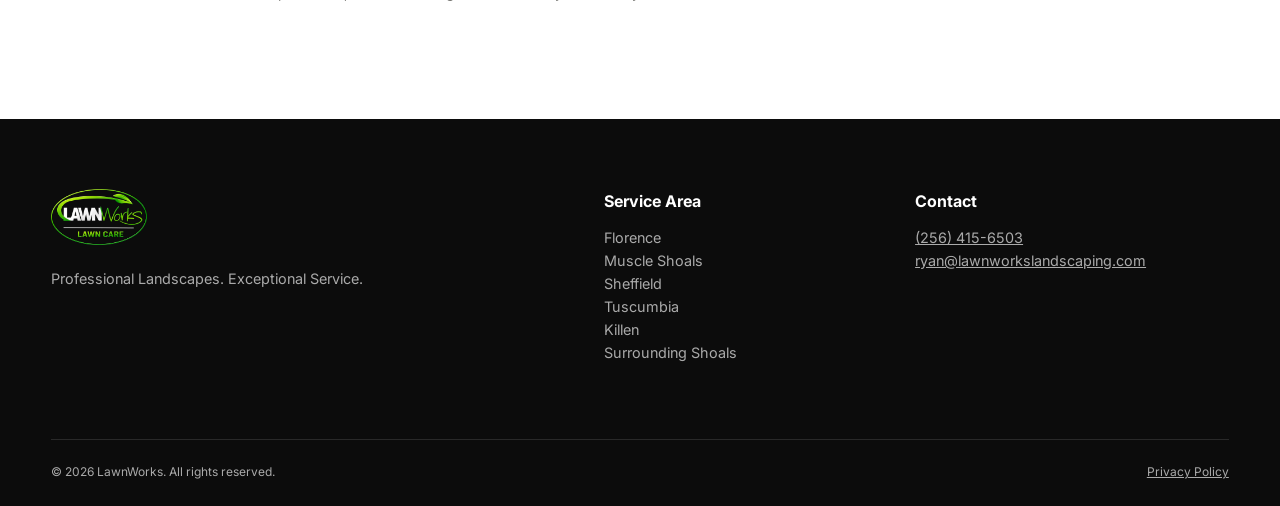
<file: privacy.html>
<!DOCTYPE html>
<html lang="en">
<head>
  <meta charset="UTF-8">
  <meta name="viewport" content="width=device-width, initial-scale=1.0">
  <title>Privacy Policy | LawnWorks</title>
  <link rel="preconnect" href="https://fonts.googleapis.com">
  <link rel="preconnect" href="https://fonts.gstatic.com" crossorigin>
  <link href="https://fonts.googleapis.com/css2?family=Inter:wght@400;500;600;700&family=Poppins:wght@600;700;800&display=swap" rel="stylesheet">
  <link rel="icon" type="image/png" sizes="16x16" href="images/favicon/favicon-16.png">
  <link rel="icon" type="image/png" sizes="32x32" href="images/favicon/favicon-32.png">
  <link rel="icon" type="image/png" sizes="48x48" href="images/favicon/favicon-48.png">
  <link rel="icon" type="image/png" sizes="192x192" href="images/favicon/favicon-192.png">
  <link rel="apple-touch-icon" sizes="180x180" href="images/favicon/favicon-180.png">
  <link rel="shortcut icon" href="images/favicon/favicon.ico">
  <link rel="stylesheet" href="style.css">
  <style>
    .legal-page{padding:160px 0 100px}
    .legal-page h1{font-size:clamp(2.2rem,4vw,3.2rem);margin-bottom:8px}
    .legal-page .updated{color:var(--muted);font-size:.9rem;margin-bottom:40px}
    .legal-page h2{font-size:1.4rem;margin-top:40px;margin-bottom:14px}
    .legal-page p, .legal-page li{color:#444;font-size:1rem;line-height:1.7;margin-bottom:14px}
    .legal-page ul{padding-left:22px;margin-bottom:14px}
    .legal-page a{color:var(--green)}
  </style>
</head>
<body>
<header class="site-header" id="top">
  <div class="container nav">
    <a class="brand" href="/#top" aria-label="LawnWorks home">
      <img class="brand-logo" src="images/logo.png" alt="LawnWorks Lawn Care">
    </a>
    <button class="menu-toggle" aria-label="Open navigation">☰</button>
    <nav class="nav-links">
      <a href="/#services">Services</a>
      <a href="/#industries">Industries</a>
      <a href="/#about">About</a>
      <a href="/#gallery">Gallery</a>
      <a href="/#contact">Contact</a>
      <a class="nav-phone" href="tel:+12564156503">(256) 415-6503</a>
      <a class="btn btn-green" href="/#contact">Request a Proposal</a>
    </nav>
  </div>
</header>

<main>
<section class="legal-page">
  <div class="container" style="max-width:760px">
    <h1>Privacy Policy</h1>
    <p class="updated">Last updated: August 12, 2026</p>

    <p>LawnWorks ("we," "us," or "our") respects your privacy. This policy explains what information we collect through lawnworkslandscaping.com, how we use it, and the choices you have.</p>

    <h2>Information We Collect</h2>
    <p>When you submit our Request a Proposal form, we collect the information you provide: your name, phone number, email address, property or company name, property address (if given), and any message you include.</p>
    <p>We also use Google Analytics to understand how visitors use our site, such as which pages are viewed and general location data. This is collected automatically and does not identify you personally.</p>

    <h2>How We Use Your Information</h2>
    <ul>
      <li>To respond to your proposal request and schedule a property walkthrough</li>
      <li>To communicate with you about our services</li>
      <li>To improve our website based on how it's used</li>
    </ul>
    <p>We do not sell, rent, or trade your personal information to third parties.</p>

    <h2>Form Submissions</h2>
    <p>Form submissions are processed and stored by Netlify, our website hosting provider, and are accessible only to LawnWorks. You can review Netlify's own privacy practices at <a href="https://www.netlify.com/privacy/" target="_blank" rel="noopener">netlify.com/privacy</a>.</p>

    <h2>Cookies &amp; Analytics</h2>
    <p>Our site uses Google Analytics, which may place cookies in your browser to collect anonymized usage data. You can opt out of Google Analytics tracking using tools like the <a href="https://tools.google.com/dlpage/gaoptout" target="_blank" rel="noopener">Google Analytics Opt-out Browser Add-on</a>.</p>

    <h2>Your Choices</h2>
    <p>You can ask us to delete any information you've submitted to us by emailing <a href="mailto:ryan@lawnworkslandscaping.com">ryan@lawnworkslandscaping.com</a>. We'll remove it from our records except where we're required to keep it for legal or accounting purposes.</p>

    <h2>Changes to This Policy</h2>
    <p>We may update this policy occasionally. Changes will be posted on this page with a new "last updated" date.</p>

    <h2>Contact Us</h2>
    <p>Questions about this policy can be sent to <a href="mailto:ryan@lawnworkslandscaping.com">ryan@lawnworkslandscaping.com</a> or by calling <a href="tel:+12564156503">(256) 415-6503</a>.</p>

    <p style="margin-top:40px;font-size:.85rem;color:var(--muted)">This policy is a general description of our data practices and is not legal advice. If you have specific legal requirements, consider having this reviewed by an attorney.</p>
  </div>
</section>
</main>

<footer class="footer">
  <div class="container footer-grid">
    <div><a class="brand footer-brand" href="/#top"><img class="brand-logo" src="images/logo.png" alt="LawnWorks Lawn Care"></a><p>Professional Landscapes. Exceptional Service.</p></div>
    <div><h4>Service Area</h4><p>Florence<br>Muscle Shoals<br>Sheffield<br>Tuscumbia<br>Killen<br>Surrounding Shoals</p></div>
    <div><h4>Contact</h4><p><a href="tel:+12564156503">(256) 415-6503</a><br><a href="mailto:ryan@lawnworkslandscaping.com">ryan@lawnworkslandscaping.com</a></p></div>
  </div>
  <div class="container copyright"><span>© 2026 LawnWorks. All rights reserved.</span><a href="/privacy.html" style="color:inherit">Privacy Policy</a></div>
</footer>

<script src="script.js"></script>
</body>
</html>
</file>
<file: style.css>
:root{--green:#2d7722;--black:#111;--white:#fff;--gray:#f4f4f2;--text:#262626;--muted:#6c6c68;--border:#deded8}
*{box-sizing:border-box}html{scroll-behavior:smooth}body{margin:0;color:var(--text);font-family:Inter,Arial,sans-serif;line-height:1.6}h1,h2,h3,h4,p{margin-top:0}h1,h2,h3{font-family:Poppins,Inter,sans-serif;line-height:1.08}h1{font-size:clamp(3.4rem,7vw,7rem);letter-spacing:-.05em;margin-bottom:25px}h2{font-size:clamp(2.4rem,4.5vw,4.6rem);letter-spacing:-.04em}h3{font-size:1.45rem}.container{width:min(1180px,92%);margin:auto}.site-header{position:fixed;top:0;left:0;width:100%;z-index:20;border-bottom:1px solid rgba(255,255,255,.18);background:transparent;transition:background-color .35s ease,box-shadow .35s ease,border-color .35s ease}.site-header.scrolled{background:rgba(17,17,17,.96);box-shadow:0 8px 24px rgba(0,0,0,.18);border-bottom-color:transparent}.nav{min-height:92px;display:flex;align-items:center;justify-content:space-between;transition:min-height .35s ease}.site-header.scrolled .nav{min-height:68px}.brand{display:flex;align-items:center;gap:11px;text-decoration:none;color:#fff;font-family:Poppins,sans-serif;font-weight:800;font-size:1.45rem}.brand-logo{height:64px;width:auto;display:block;transition:height .35s ease}.site-header.scrolled .brand-logo{height:48px}.nav-links{display:flex;align-items:center;gap:25px}.nav-links a{color:#fff;text-decoration:none;font-size:.9rem;font-weight:600;transition:color .25s ease,text-shadow .25s ease}.nav-links a:not(.btn):hover{color:#94db0a;text-shadow:0 0 12px rgba(148,219,10,.75)}.nav-phone{opacity:.9}.btn{display:inline-flex;justify-content:center;align-items:center;text-decoration:none;border:1px solid transparent;padding:13px 22px;font-weight:700;transition:transform .25s ease,box-shadow .25s ease,background-color .25s ease,color .25s ease;cursor:pointer}.btn:hover{transform:translateY(-2px);box-shadow:0 10px 22px rgba(0,0,0,.16)}.btn:active{transform:translateY(0);box-shadow:0 3px 8px rgba(0,0,0,.12)}.btn-green{background:var(--green);color:#fff}.btn-green:hover{background:#26631c}.btn-outline{border-color:rgba(255,255,255,.7);color:#fff}.btn-outline:hover{background:#fff;color:#111}.btn-large{padding:16px 27px}.menu-toggle{display:none;background:none;border:0;color:#fff;font-size:1.7rem}
.hero{min-height:92vh;display:flex;align-items:center;position:relative;background:linear-gradient(110deg,rgba(0,0,0,.78),rgba(0,0,0,.27)),url('images/hero.jpg') center 78%/cover}.hero-content{padding-top:100px;color:#fff;max-width:900px}.eyebrow{font-size:.75rem;letter-spacing:.17em;font-weight:800;text-transform:uppercase;margin-bottom:16px}.green-text{color:var(--green)}.hero h1 span{color:#94db0a}.hero-copy{font-size:1.18rem;max-width:680px;color:rgba(255,255,255,.85);margin-bottom:32px}.hero-actions{display:flex;gap:13px;flex-wrap:wrap}.trust-strip{background:var(--green);color:#fff}.trust-grid{display:grid;grid-template-columns:repeat(4,1fr)}.trust-grid div{padding:25px 20px;border-right:1px solid rgba(255,255,255,.2)}.trust-grid div:last-child{border:0}.trust-grid strong,.trust-grid span{display:block}.trust-grid strong{font-size:1.05rem}.trust-grid span{font-size:.82rem;opacity:.82}
.section{padding:110px 0}.section.light{background:var(--gray)}.split{display:grid;grid-template-columns:1fr 1fr;gap:90px;align-items:start}.intro-copy{font-size:1.08rem;color:#555}.intro-copy p{margin-bottom:22px}.text-link{color:var(--text);font-weight:800;text-decoration:none;border-bottom:2px solid var(--green);padding-bottom:4px}.section-heading{max-width:760px;margin-bottom:55px}.section-heading p{color:var(--muted);font-size:1.03rem;max-width:650px}.centered{margin-left:auto;margin-right:auto;text-align:center}.card-grid{display:grid;grid-template-columns:repeat(4,1fr);gap:1px;background:var(--border)}.card-grid article{background:#fff;padding:35px;min-height:270px}.card-number,.service-index{font-weight:800;color:var(--green);font-size:.8rem;letter-spacing:.12em}.card-grid p{color:var(--muted)}.service-list{border-top:1px solid var(--border)}.service-row{display:grid;grid-template-columns:90px 1fr 40px;gap:30px;padding:38px 24px;margin:0 -24px;border-bottom:1px solid var(--border);align-items:start;border-radius:6px;transition:background-color .3s ease,padding-left .3s ease}.service-row:hover{background:#f4f9f2;padding-left:34px}.service-row p{max-width:720px;color:var(--muted);margin-bottom:0}.service-arrow{font-size:1.5rem;display:inline-block;transition:transform .3s ease,color .3s ease}.service-row:hover .service-arrow{transform:translate(7px,-7px);color:var(--green)}.dark{background:var(--black);color:#fff}.values .eyebrow{color:#94db0a}.values .split{align-items:start}.value-list>div{display:grid;grid-template-columns:45px 1fr;gap:18px;padding:25px 0;border-bottom:1px solid #333}.value-list strong{color:#94db0a}.value-list h3{margin-bottom:6px}.value-list p{color:#aaa;margin:0}.split-heading{display:grid;grid-template-columns:1fr 1fr;gap:60px;align-items:end}.split-heading>p{margin:0}.photo-grid{display:grid;grid-template-columns:repeat(3,1fr);grid-template-rows:250px 250px;gap:12px}.photo{position:relative;overflow:hidden;background:url('images/gallery/gallery-1.jpg') center/cover}.photo::before{content:'';position:absolute;inset:0;background-image:inherit;background-position:center;background-size:cover;transition:transform .5s ease}.photo:hover::before{transform:scale(1.1)}.photo:nth-child(2){background-image:url('images/gallery/gallery-2.jpg')}.photo:nth-child(3){background-image:url('images/gallery/gallery-3.jpg')}.photo:nth-child(4){background-image:url('images/gallery/gallery-4.jpg')}.photo:nth-child(5){background-image:url('images/gallery/gallery-5.jpg')}.photo:nth-child(6){background-image:url('images/gallery/gallery-6.jpg')}.cta{background:#173a13;color:#fff;padding:110px 0}.cta-inner{display:grid;grid-template-columns:1fr 1fr;gap:100px}.cta h2{max-width:600px}.cta p{color:#c9d0c8}.quote-form{display:grid;gap:14px;background:#fff;color:#111;padding:32px}.quote-form label{font-size:.78rem;font-weight:800;text-transform:uppercase;letter-spacing:.08em}.quote-form input,.quote-form textarea{display:block;width:100%;margin-top:7px;padding:13px;border:1px solid #ddd;font:inherit}.quote-form .btn{border:0;width:100%}.hp-field{position:absolute;left:-9999px;top:-9999px}.form-status{margin:0;font-size:.9rem;font-weight:600;min-height:1.2em}.form-status.success{color:var(--green)}.form-status.error{color:#b3261e}.footer{background:#0c0c0c;color:#aaa;padding:70px 0 25px}.footer-grid{display:grid;grid-template-columns:2fr 1fr 1.3fr;gap:70px;padding-bottom:60px}.footer-brand{margin-bottom:15px;display:inline-block}.footer-brand .brand-logo{height:56px}.footer h4{color:#fff;margin-bottom:12px}.footer p{font-size:.9rem}.footer a{color:#aaa}.copyright{border-top:1px solid #292929;padding-top:22px;display:flex;justify-content:space-between;font-size:.75rem}
@media(max-width:900px){.nav-links{display:none;position:absolute;top:100%;left:0;right:0;background:#111;padding:25px;flex-direction:column;align-items:flex-start}.nav-links.open{display:flex}.menu-toggle{display:block}.trust-grid{grid-template-columns:1fr 1fr}.split,.cta-inner,.split-heading{grid-template-columns:1fr;gap:40px}.card-grid{grid-template-columns:1fr 1fr}.photo-grid{grid-template-columns:1fr 1fr;grid-template-rows:none;grid-auto-rows:220px}.footer-grid{grid-template-columns:1fr 1fr}.hero{min-height:85vh}}
@media(max-width:600px){.section{padding:75px 0}.trust-grid,.card-grid,.photo-grid,.footer-grid{grid-template-columns:1fr}.trust-grid div{border-right:0;border-bottom:1px solid rgba(255,255,255,.2)}.service-row{grid-template-columns:45px 1fr}.service-arrow{display:none}.hero-content{padding-top:120px}.hero-copy{font-size:1rem}.cta{padding:75px 0}.quote-form{padding:22px}.copyright{flex-direction:column;gap:10px}}

.before-after-wrap{margin-bottom:28px}.before-after{position:relative;height:min(620px,62vw);min-height:380px;overflow:hidden;background:#222;isolation:isolate}.ba-image{position:absolute;inset:0;background-position:center;background-size:cover}.ba-after{background-image:url('images/after.jpg');z-index:1}.ba-before{width:100%;background-image:url('images/before.jpg');z-index:2;clip-path:inset(0 50% 0 0)}.ba-label{position:absolute;top:50%;transform:translateY(-50%);z-index:5;background:var(--green);color:#fff;padding:8px 13px;font-size:.68rem;font-weight:800;letter-spacing:.15em;transition:opacity .15s linear}.ba-label-before{left:22px}.ba-label-after{right:22px}.ba-divider{position:absolute;z-index:6;top:0;bottom:0;left:50%;width:2px;background:#fff}.ba-handle{position:absolute;z-index:7;left:50%;top:50%;width:54px;height:54px;border-radius:50%;transform:translate(-50%,-50%);display:grid;place-items:center;background:#fff;color:#111;box-shadow:0 5px 18px rgba(0,0,0,.25);font-size:1.25rem;pointer-events:none}.ba-slider{position:absolute;inset:0;width:100%;height:100%;z-index:10;margin:0;opacity:0;cursor:ew-resize}.ba-slider-label{position:absolute;left:-9999px}.ba-caption{padding:28px 0 10px;border-bottom:1px solid var(--border)}.ba-caption h3{margin-bottom:0;letter-spacing:.03em}@media(max-width:600px){.before-after{height:105vw;min-height:320px}.ba-label-before{left:14px}.ba-label-after{right:14px}.ba-handle{width:48px;height:48px}}

.reveal{opacity:0;transform:translateY(34px);transition:opacity .7s ease,transform .7s ease}.reveal.is-visible{opacity:1;transform:none}.reveal-item{opacity:0;transform:translateY(24px);transition:opacity .6s ease,transform .6s ease}.reveal-item.is-visible{opacity:1;transform:none}.card-grid.reveal-stagger .reveal-item:nth-child(1){transition-delay:0s}.card-grid.reveal-stagger .reveal-item:nth-child(2){transition-delay:.1s}.card-grid.reveal-stagger .reveal-item:nth-child(3){transition-delay:.2s}.card-grid.reveal-stagger .reveal-item:nth-child(4){transition-delay:.3s}.service-list.reveal-stagger .reveal-item:nth-child(1){transition-delay:0s}.service-list.reveal-stagger .reveal-item:nth-child(2){transition-delay:.12s}.service-list.reveal-stagger .reveal-item:nth-child(3){transition-delay:.24s}.value-list.reveal-stagger .reveal-item:nth-child(1){transition-delay:0s}.value-list.reveal-stagger .reveal-item:nth-child(2){transition-delay:.1s}.value-list.reveal-stagger .reveal-item:nth-child(3){transition-delay:.2s}.value-list.reveal-stagger .reveal-item:nth-child(4){transition-delay:.3s}@media(prefers-reduced-motion:reduce){.reveal,.reveal-item,.site-header,.nav,.btn,.photo::before,.service-row,.service-arrow{transition:none!important}.reveal,.reveal-item{opacity:1!important;transform:none!important}}

.credentials-grid{display:grid;grid-template-columns:repeat(3,1fr);gap:40px}.credential{display:flex;gap:18px;align-items:flex-start}.credential-icon{flex:0 0 auto;width:56px;height:56px;border-radius:50%;background:var(--green);color:#fff;display:grid;place-items:center;font-weight:800;font-size:1.05rem;letter-spacing:-.02em}.credential h3{margin-bottom:6px;font-size:1.2rem}.credential p{color:var(--muted);margin:0}

.testimonials{background:var(--gray)}.testimonials-grid{display:grid;grid-template-columns:repeat(3,1fr);gap:28px;max-width:1180px;margin:0 auto}.testimonial-card{text-align:center;border-radius:10px;padding:40px 28px;background:#fff;box-shadow:0 10px 30px rgba(0,0,0,.06);display:flex;flex-direction:column}.testimonial-stars{color:#f5a623;font-size:1.3rem;letter-spacing:.15em;margin-bottom:16px}.testimonial-quote{font-size:1rem;color:#333;line-height:1.65;margin-bottom:18px;flex:1}.testimonial-author{font-weight:800;color:var(--text);margin:0}.testimonial-author span{font-weight:500;color:var(--muted)}
@media(max-width:900px){.testimonials-grid{grid-template-columns:1fr}}

.faq-list{max-width:820px;margin:0 auto;border-top:1px solid var(--border)}.faq-item{border-bottom:1px solid var(--border);padding:22px 4px}.faq-item summary{cursor:pointer;font-weight:700;font-size:1.08rem;list-style:none;display:flex;justify-content:space-between;align-items:center;gap:20px}.faq-item summary::-webkit-details-marker{display:none}.faq-item summary::after{content:'+';font-size:1.6rem;color:var(--green);font-weight:400;transition:transform .3s ease}.faq-item[open] summary::after{transform:rotate(45deg)}.faq-item p{color:var(--muted);margin:14px 0 0}

.mobile-cta-bar{display:none}
@media(max-width:700px){.mobile-cta-bar{display:flex;position:fixed;left:0;right:0;bottom:0;z-index:30;gap:10px;padding:12px 14px calc(12px + env(safe-area-inset-bottom));background:#fff;box-shadow:0 -6px 20px rgba(0,0,0,.12)}.mobile-cta-bar .btn{flex:1;padding:13px 10px;font-size:.85rem}.btn-outline-dark{border:1px solid #ccc;color:#111;background:#fff}.btn-outline-dark:hover{background:#f4f4f2}body{padding-bottom:76px}}
@media(max-width:900px){.credentials-grid{grid-template-columns:1fr}}
.map-embed{height:420px;border-radius:10px;overflow:hidden;box-shadow:0 10px 30px rgba(0,0,0,.08)}
@media(max-width:600px){.map-embed{height:320px}}
</file>
